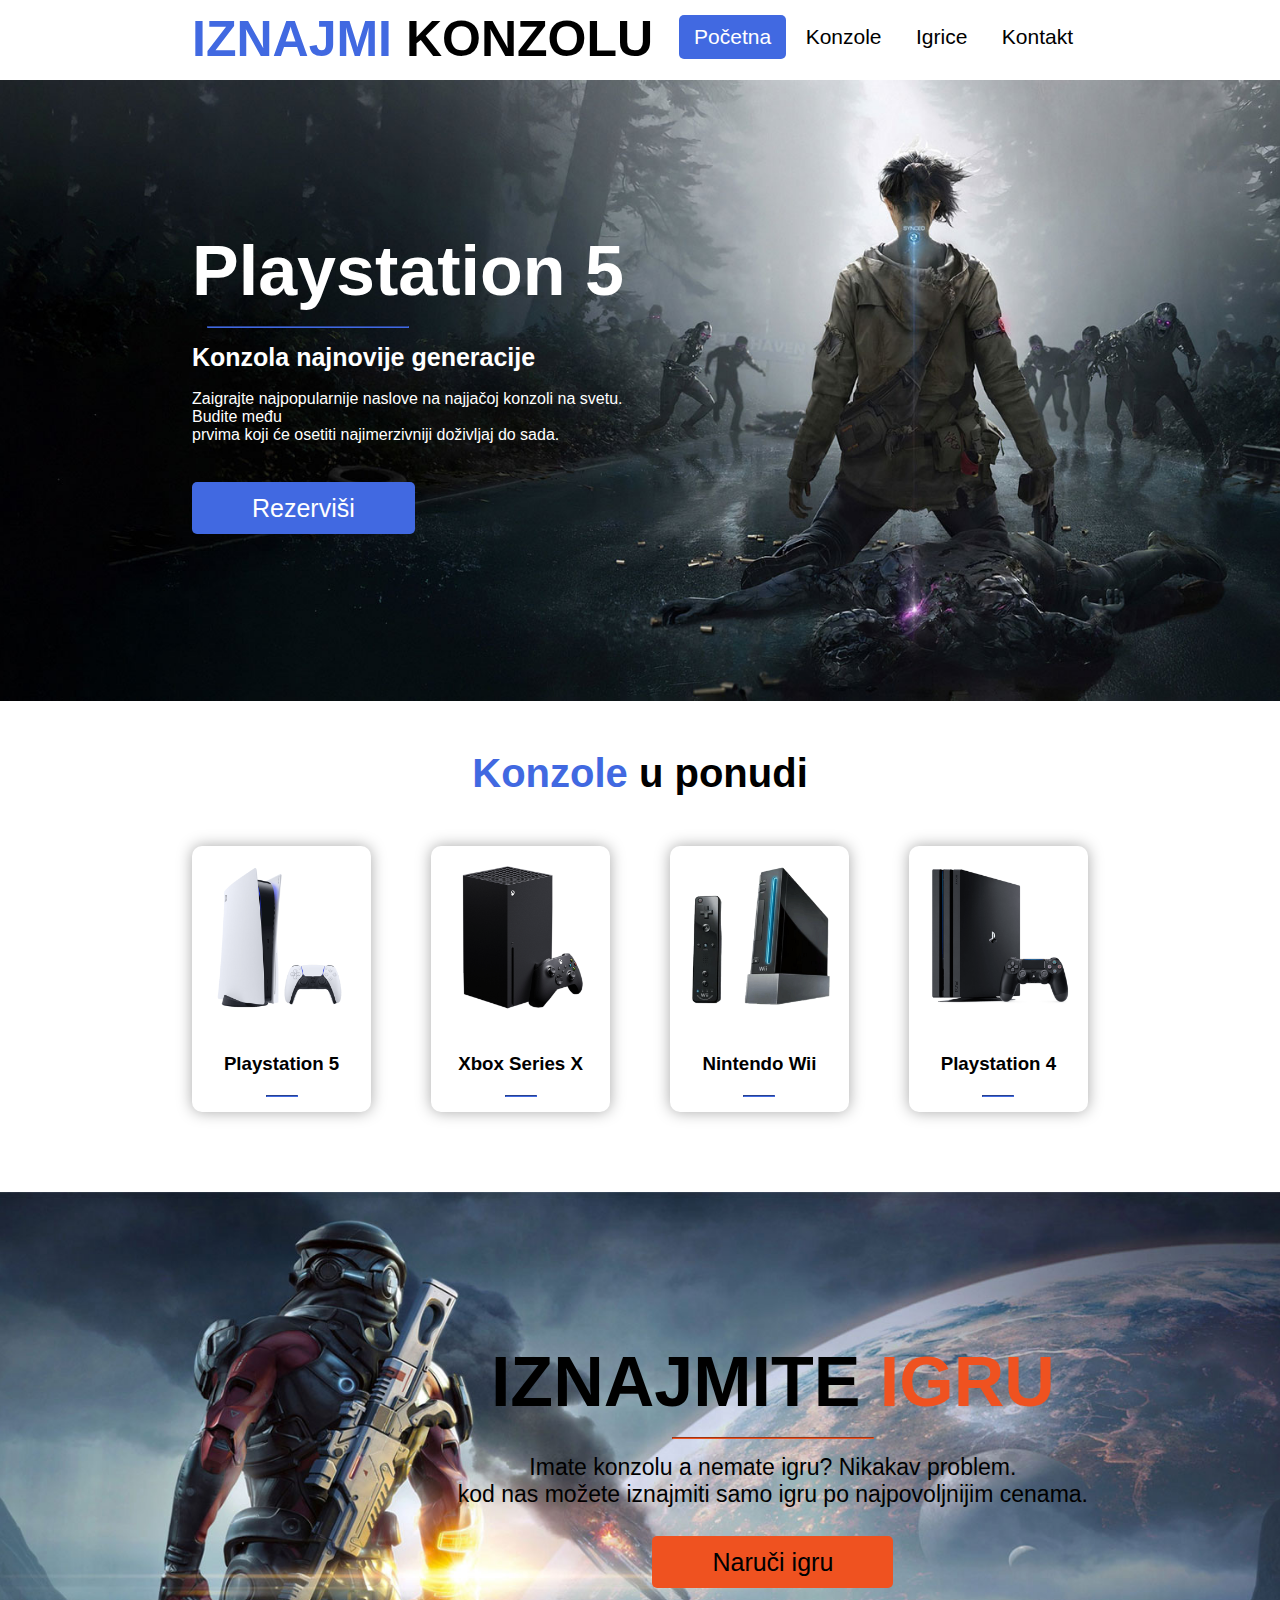
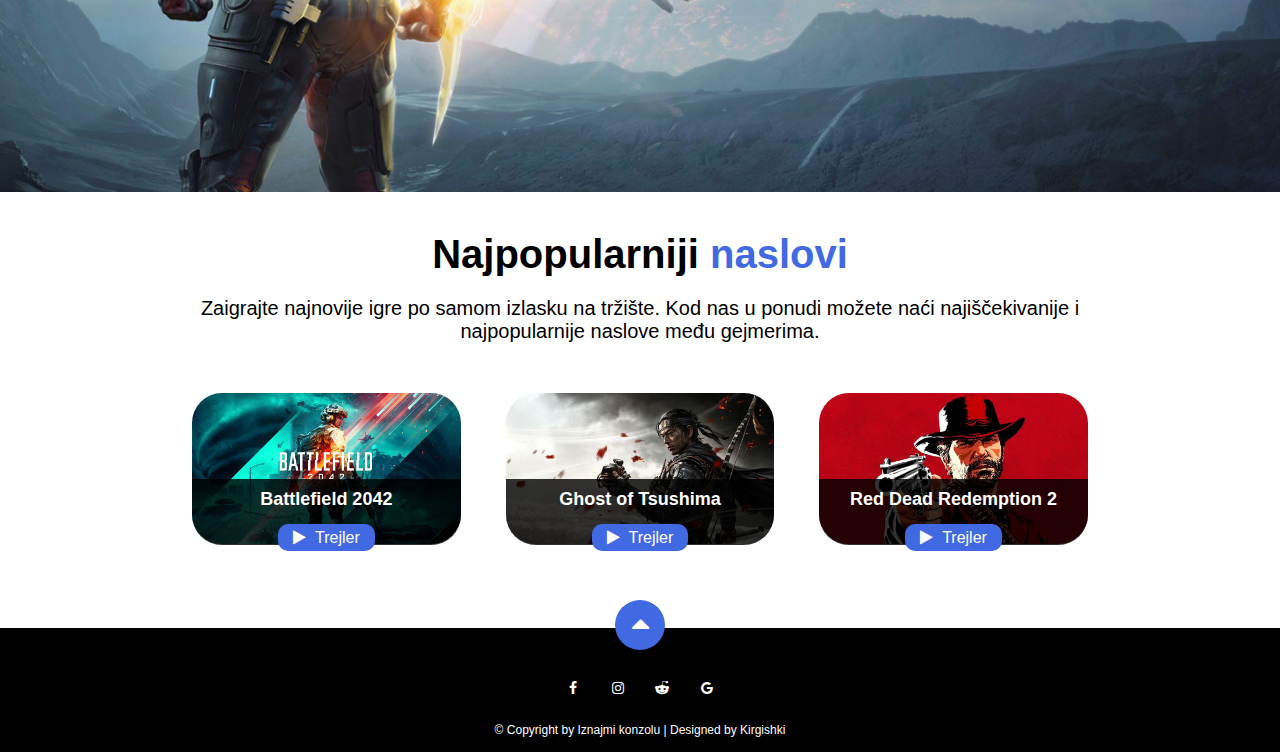
<file: index.html>
<!DOCTYPE html>
<html>
	<head>
		<!-- Veze ka fontovima -->

		<!-- Veze ka web ikonicama -->
		<link rel="stylesheet" href="https://cdnjs.cloudflare.com/ajax/libs/font-awesome/4.7.0/css/font-awesome.min.css"/>

		<!-- Veza ka css fajlu -->
		<link rel="stylesheet" type="text/css" href="css/style.css"/>

		<meta charset="utf-8"/>
		<title>Iznajmi konzolu</title>
	</head>

	<body id="indexPage">

		<!-- Header sekcija -->
		<div id="header">
			<div class="centralAlign">

				<!-- Logo sekcija -->
				<div id="logo">
					<a href="index.html">
						<h1><span class="plaviTekst">Iznajmi</span> Konzolu</h1>
					</a>
					
				</div>

				<!-- Navigacija -->
				<div id="navigation">
					<ul>
						<li class="trenutnaStranica">
							<a href="index.html">Početna</a>
						</li>
						<li>
							<a href="konzole.html">Konzole</a>
						</li>
						<li>
							<a href="igrice.html">Igrice</a>
						</li>
						<li>
							<a href="kontakt.html">Kontakt</a>
						</li>
					</ul>
				</div>

				<div class="cleaner"></div>
			</div>
		</div>

		<!-- Cover sekcija -->
		<div class="cover">
			<div class="centralAlign">
				<div id="coverText">
					<h2>Playstation 5</h2>
					<hr>
					<h3>Konzola najnovije generacije</h3>
					<p>Zaigrajte najpopularnije naslove na najjačoj konzoli na svetu. Budite među <br/>prvima koji će osetiti najimerzivniji doživljaj do sada.</p>
					<a href="kontakt.html">Rezerviši</a>
				</div>
			</div>
		</div>
		
		<!-- middleRow -->
		<div class="centralAlign">
			<div id="middleRowTitle">
				<h2><span class="plaviTekst">Konzole</span> u ponudi</h2>
			</div>
			<div id="middleRow">
				<div class="middleRowBlock">
					<img src="img/playstation5.png" alt="Playstation 5 konzola sa dualsense kontrolerom"/>
					<h3>Playstation 5</h3>
					<hr/>
				</div>
				<div class="middleRowBlock">
					<img src="img/xboxSeriesX.png" alt="Xbox Series X konzola sa xbox360 dzojstikom"/>
					<h3>Xbox Series X</h3>
					<hr/>
				</div>
				<div class="middleRowBlock">
					<img src="img/nintendoWii.png" alt="Nintendo konzola sa wii palicom"/>
					<h3>Nintendo Wii</h3>
					<hr/>
				</div>
				<div class="middleRowBlock">
					<img src="img/playstation4.png" alt="Playstation 4 konzola sa dualshock 4 kontrolerom"/>
					<h3>Playstation 4</h3>
					<hr/>
				</div>
			</div>
		</div> 

		<!-- middleCover -->
		<div id="middleCover">
			<div class="centralAlign">
				<div id="middleCoverText">
					<h2>IZNAJMITE <span class="orangeBoja">IGRU</span></h2>
					<hr/>
					<p>Imate konzolu a nemate igru? Nikakav problem.<br/>
					kod nas možete iznajmiti samo igru po najpovoljnijim cenama.</p>
					<a href="#">Naruči igru</a>
				</div>
				<div class="cleaner"></div>
			</div>
		</div>

		<!-- bottomRow -->
		<div class="centralAlign">
			<div id="bottomRowText">
				<h2>Najpopularniji<span class="plaviTekst"> naslovi</span></h2>
				<p>Zaigrajte najnovije igre po samom izlasku na tržište. Kod 
				nas u ponudi možete naći najiščekivanije i najpopularnije naslove među gejmerima.</p>
			</div>
			<div id="bottomRow">
				<div class="bottomRowBlock">
					<img src="img/battlefield2042.jpg" alt="Video igrica Battlefield 2042"/>
					<div class="bottomRowBlockText">
						<h3>Battlefield 2042</h3>
						<a href="https://www.youtube.com/watch?v=FDuMEodqXi0" target="_blank"><i class="fa fa-play"></i> &nbsp;Trejler</a>
					</div>
				</div>

				<div class="bottomRowBlock">
					<img src="img/ghostOfTsushima.jpg" alt="Video igrica Ghost of Tsushima"/>
					<div class="bottomRowBlockText">
						<h3>Ghost of Tsushima</h3>
						<a href="https://www.youtube.com/watch?v=iqysmS4lxwQ" target="_blank"><i class="fa fa-play"></i> &nbsp;Trejler</a>
					</div>
				</div>
				
				<div class="bottomRowBlock">
					<img src="img/redDeadRedemption2.jpg" alt="Arthur Morgan iz video naslova Red Dead Redemption 2"/>
					<div class="bottomRowBlockText">
						<h3>Red Dead Redemption 2</h3>
						<a href="https://www.youtube.com/watch?v=eaW0tYpxyp0" target="_blank"><i class="fa fa-play"></i> &nbsp;Trejler</a>
					</div>
				</div>
			</div>
		</div>

		<!-- footer -->
		<div id="footer">
			<div class="centralAlign">
				<div id="goUp">
					<a href="#indexPage"><i class="fa fa-sort-asc"></i></a>
				</div>
				<div id="socMreze">
					<ul>
						<li>
							<a href=""><i class="fa fa-facebook-f"></i></a>
						</li>
						<li>
							<a href=""><i class="fa fa-instagram"></i></a>
						</li>
						<li>
							<a href=""><i class="fa fa-reddit-alien"></i></a>
						</li>
						<li>
							<a href=""><i class="fa fa-google"></i></a>
						</li>
					</ul>
				</div>
				<p>&copy; Copyright by Iznajmi konzolu | Designed by Kirgishki</p>
			</div>
		</div>

	</body>
</html>
</file>
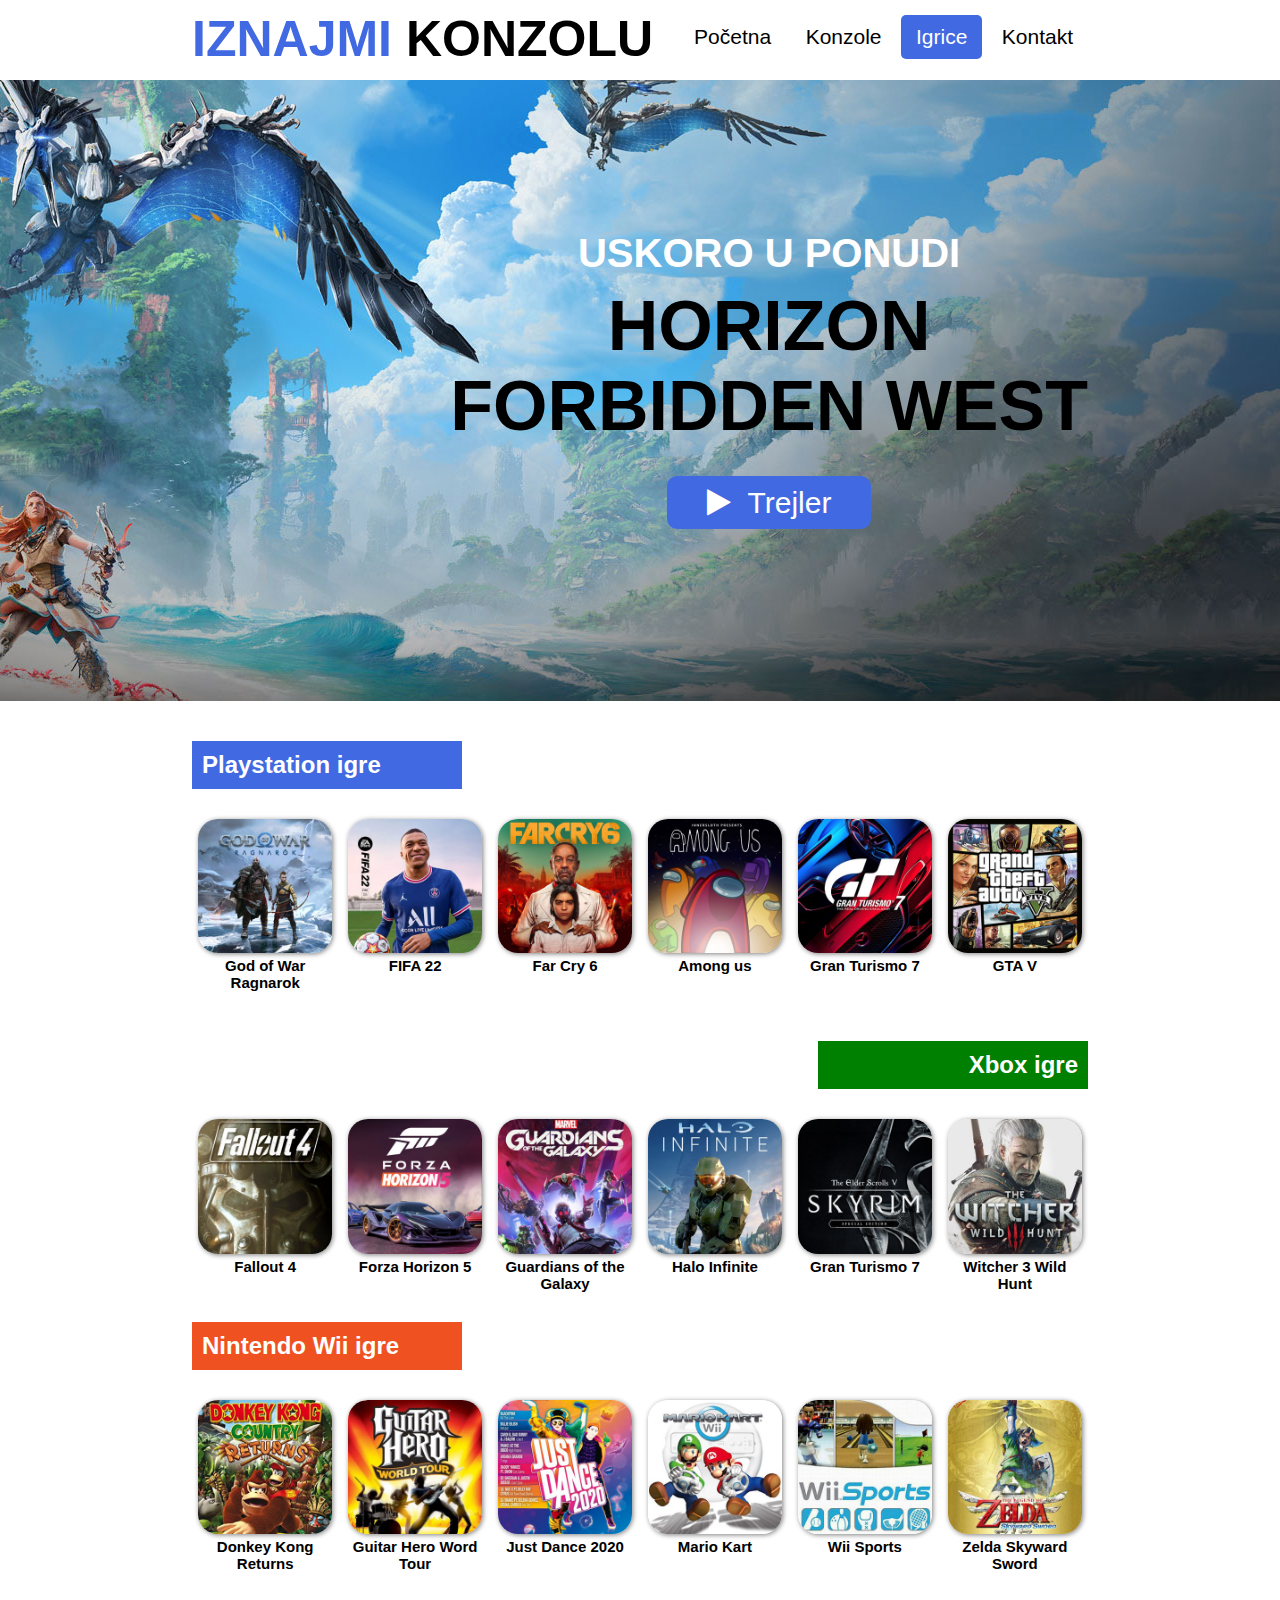
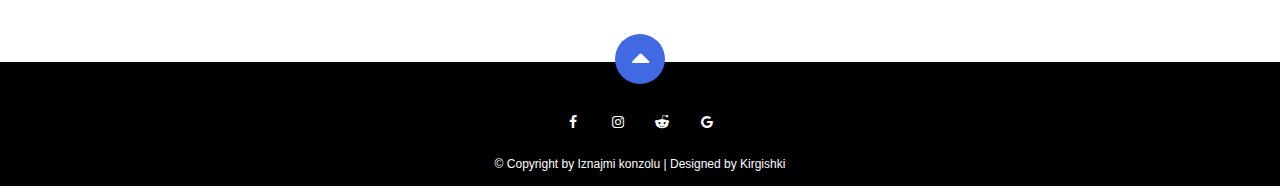
<file: igrice.html>
<!DOCTYPE html>
<html>
	<head>
		<!-- Veze ka fontovima -->

		<!-- Veze ka web ikonicama -->
		<link rel="stylesheet" href="https://cdnjs.cloudflare.com/ajax/libs/font-awesome/4.7.0/css/font-awesome.min.css"/>

		<!-- Veza ka css fajlu -->
		<link rel="stylesheet" type="text/css" href="css/style.css"/>

		<meta charset="utf-8"/>
		<title>Iznajmi konzolu</title>
	</head>

	<body id="igricePage">

		<!-- Header sekcija -->
		<div id="header">
			<div class="centralAlign">

				<!-- Logo sekcija -->
				<div id="logo">
					<a href="index.html">
						<h1><span class="plaviTekst">Iznajmi</span> Konzolu</h1>
					</a>
					
				</div>

				<!-- Navigacija -->
				<div id="navigation">
					<ul>
						<li>
							<a href="index.html">Početna</a>
						</li>
						<li>
							<a href="konzole.html">Konzole</a>
						</li>
						<li class="trenutnaStranica">
							<a href="igrice.html">Igrice</a>
						</li>
						<li>
							<a href="kontakt.html">Kontakt</a>
						</li>
					</ul>
				</div>

				<div class="cleaner"></div>
			</div>
		</div>


		<!-- Cover sekcija -->
		<div class="cover">
			<div class="centralAlign">
				<div id="igriceCoverText">
					<h2>USKORO U PONUDI</h2>
					<h3>HORIZON <br/>
					FORBIDDEN WEST</h3>
					<a href="https://www.youtube.com/watch?v=WpgXz5Z9v-U" target="_blank"><i class="fa fa-play"></i> &nbsp;Trejler</a>
				</div>
				<div class="cleaner"></div>
			</div>
		</div>


		<!-- Gallery sekcija -->
		<div id="gallery">
			<div class="centralAlign">
				<div class="galleryRow">
					<h2>Playstation igre</h2>
					<div class="galleryItems">
						<ul>
							<li>
								<img src="img/godOfWarRagnarok.jpg" alt="God of War ragnarok cover"/>
								<h3>God of War Ragnarok</h3>
							</li>
							<li>
								<img src="img/fifa22.jpg" alt="Kylian Mbappe FIFA22"/>
								<h3>FIFA 22</h3>
							</li>
							<li>
								<img src="img/farCry6.jpg" alt="Far cry 6 cover"/>
								<h3>Far Cry 6</h3>
							</li>
							<li>
								<img src="img/amongUs.jpg" alt="Among us cover"/>
								<h3>Among us</h3>
							</li>
							<li>
								<img src="img/granTurismo7.jpg" alt="Gran Turismo 7 cover"/>
								<h3>Gran Turismo 7</h3>
							</li>
							<li>
								<img src="img/gtaV.jpg" alt="GTA V cover"/>
								<h3>GTA V</h3>
							</li>
						</ul>
					</div>
				</div>
				<div class="galleryRow">
					<h2 class="xbox">Xbox igre</h2>
					<div class="cleaner"></div>
					<div class="galleryItems">
						<ul>
							<li>
								<img src="img/fallout4.jpg" alt="Fallout4 cover"/>
								<h3>Fallout 4</h3>
							</li>
							<li>
								<img src="img/forzaHorizon5.jpg" alt="Forza Horizon 5 cover"/>
								<h3>Forza Horizon 5</h3>
							</li>
							<li>
								<img src="img/guardiansOfTheGalaxy.jpg" alt="Guardians of the galaxy cover"/>
								<h3>Guardians of the Galaxy</h3>
							</li>
							<li>
								<img src="img/haloInfinite.jpg" alt="Halo Infinite cover"/>
								<h3>Halo Infinite</h3>
							</li>
							<li>
								<img src="img/skyrimV.jpg" alt="Skyrim V cover"/>
								<h3>Gran Turismo 7</h3>
							</li>
							<li>
								<img src="img/witcher3.jpg" alt="Witcher 3 - Geralt of Rivia cover"/>
								<h3>Witcher 3 Wild Hunt</h3>
							</li>
						</ul>
					</div>
				</div>
				<div class="galleryRow">
					<h2 class="nintendo">Nintendo Wii igre</h2>
					<div class="galleryItems">
						<ul>
							<li>
								<img src="img/donkeyKong.jpg" alt="Donkey Kong cover"/>
								<h3>Donkey Kong Returns</h3>
							</li>
							<li>
								<img src="img/guitarHeroWordTour.jpg" alt="Guitar Hero Word Tour cover"/>
								<h3>Guitar Hero Word Tour</h3>
							</li>
							<li>
								<img src="img/justDance2020.jpg" alt="Just Dance 2020 cover"/>
								<h3>Just Dance 2020</h3>
							</li>
							<li>
								<img src="img/marioKart.jpg" alt="Mario kart cover"/>
								<h3>Mario Kart</h3>
							</li>
							<li>
								<img src="img/wiiSports.jpg" alt="Wii sports cover"/>
								<h3>Wii Sports</h3>
							</li>
							<li>
								<img src="img/zeldaSkywardSword.jpg" alt="Zelda Skyward Sword cover"/>
								<h3>Zelda Skyward Sword</h3>
							</li>
						</ul>
					</div>
				</div>
			</div>
		</div>

		<!-- Footer -->
		<div id="footer">
			<div class="centralAlign">
				<div id="goUp">
					<a href="#igricePage"><i class="fa fa-sort-asc"></i></a>
				</div>
				<div id="socMreze">
				<ul>
					<li>
						<a href=""><i class="fa fa-facebook-f"></i></a>
					</li>
					<li>
						<a href=""><i class="fa fa-instagram"></i></a>
					</li>
					<li>
						<a href=""><i class="fa fa-reddit-alien"></i></a>
					</li>
					<li>
						<a href=""><i class="fa fa-google"></i></a>
					</li>
				</ul>
			</div>
			<p>&copy; Copyright by Iznajmi konzolu | Designed by Kirgishki</p>
		</div>

	</body>
</html>
</file>
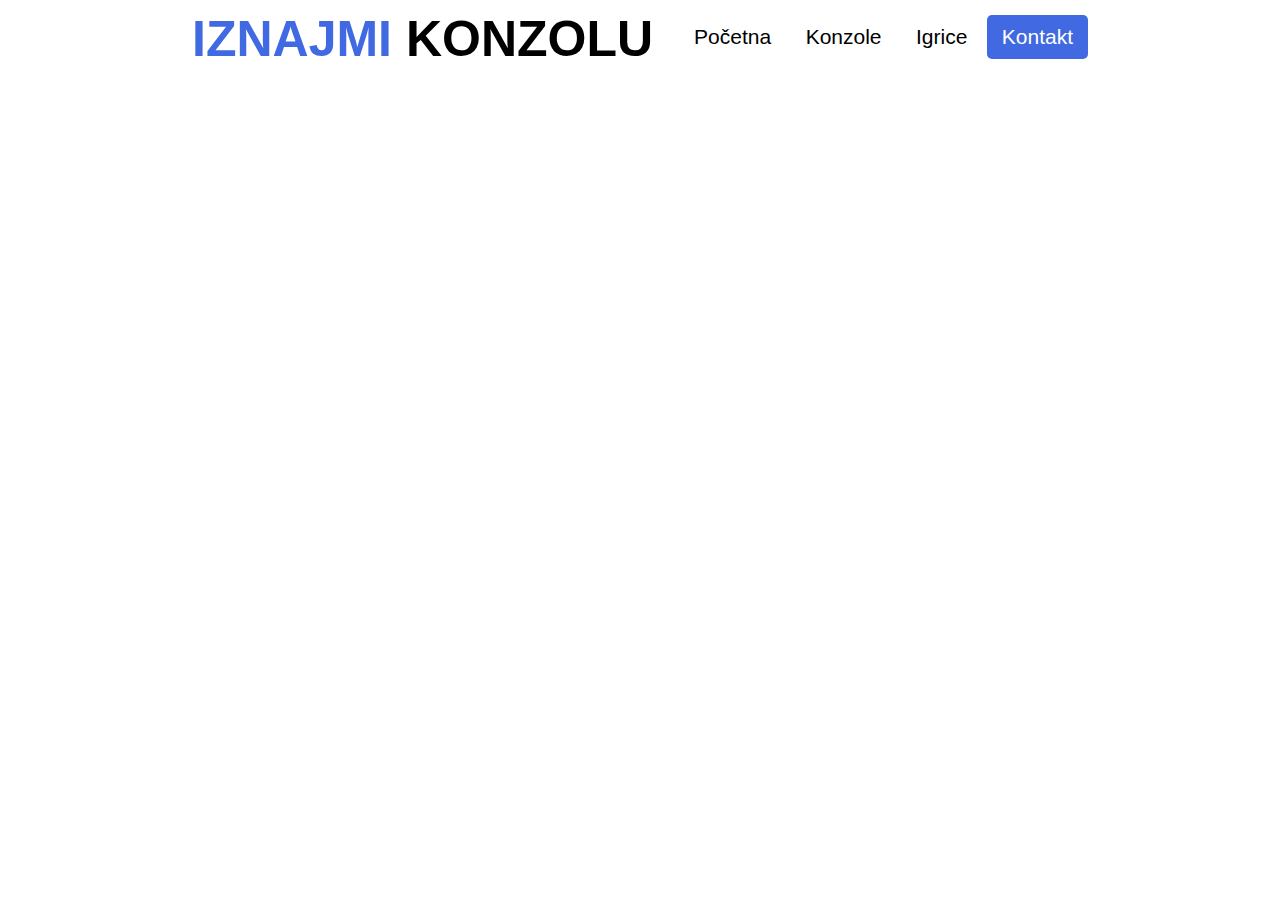
<file: kontakt.html>
<!DOCTYPE html>
<html>
    <head>
        <!-- Veze ka fontovima -->

        <!-- Veze ka web ikonicama -->

        <!-- Veza ka css fajlu -->
        <link rel="stylesheet" type="text/css" href="css/style.css"/>

        <meta charset="utf-8"/>
        <title>Iznajmi konzolu</title>
    </head>
    <body id="indexPage">

        <!-- Header sekcija -->
        <div id="header">
            <div class="centralAlign">

                <!-- Logo sekcija -->
                <div id="logo">
                    <a href="index.html">
                        <h1><span class="plaviTekst">Iznajmi</span> Konzolu</h1>
                    </a>
                    
                </div>

                <!-- Navigacija -->
                <div id="navigation">
                    <ul>
                        <li>
                            <a href="index.html">Početna</a>
                        </li>
                        <li>
                            <a href="konzole.html">Konzole</a>
                        </li>
                        <li>
                            <a href="igrice.html">Igrice</a>
                        </li>
                        <li class="trenutnaStranica">
                            <a href="kontakt.html">Kontakt</a>
                        </li>
                    </ul>
                </div>

                <div class="cleaner"></div>
            </div>
        </div>


    </body>
</html>
</file>
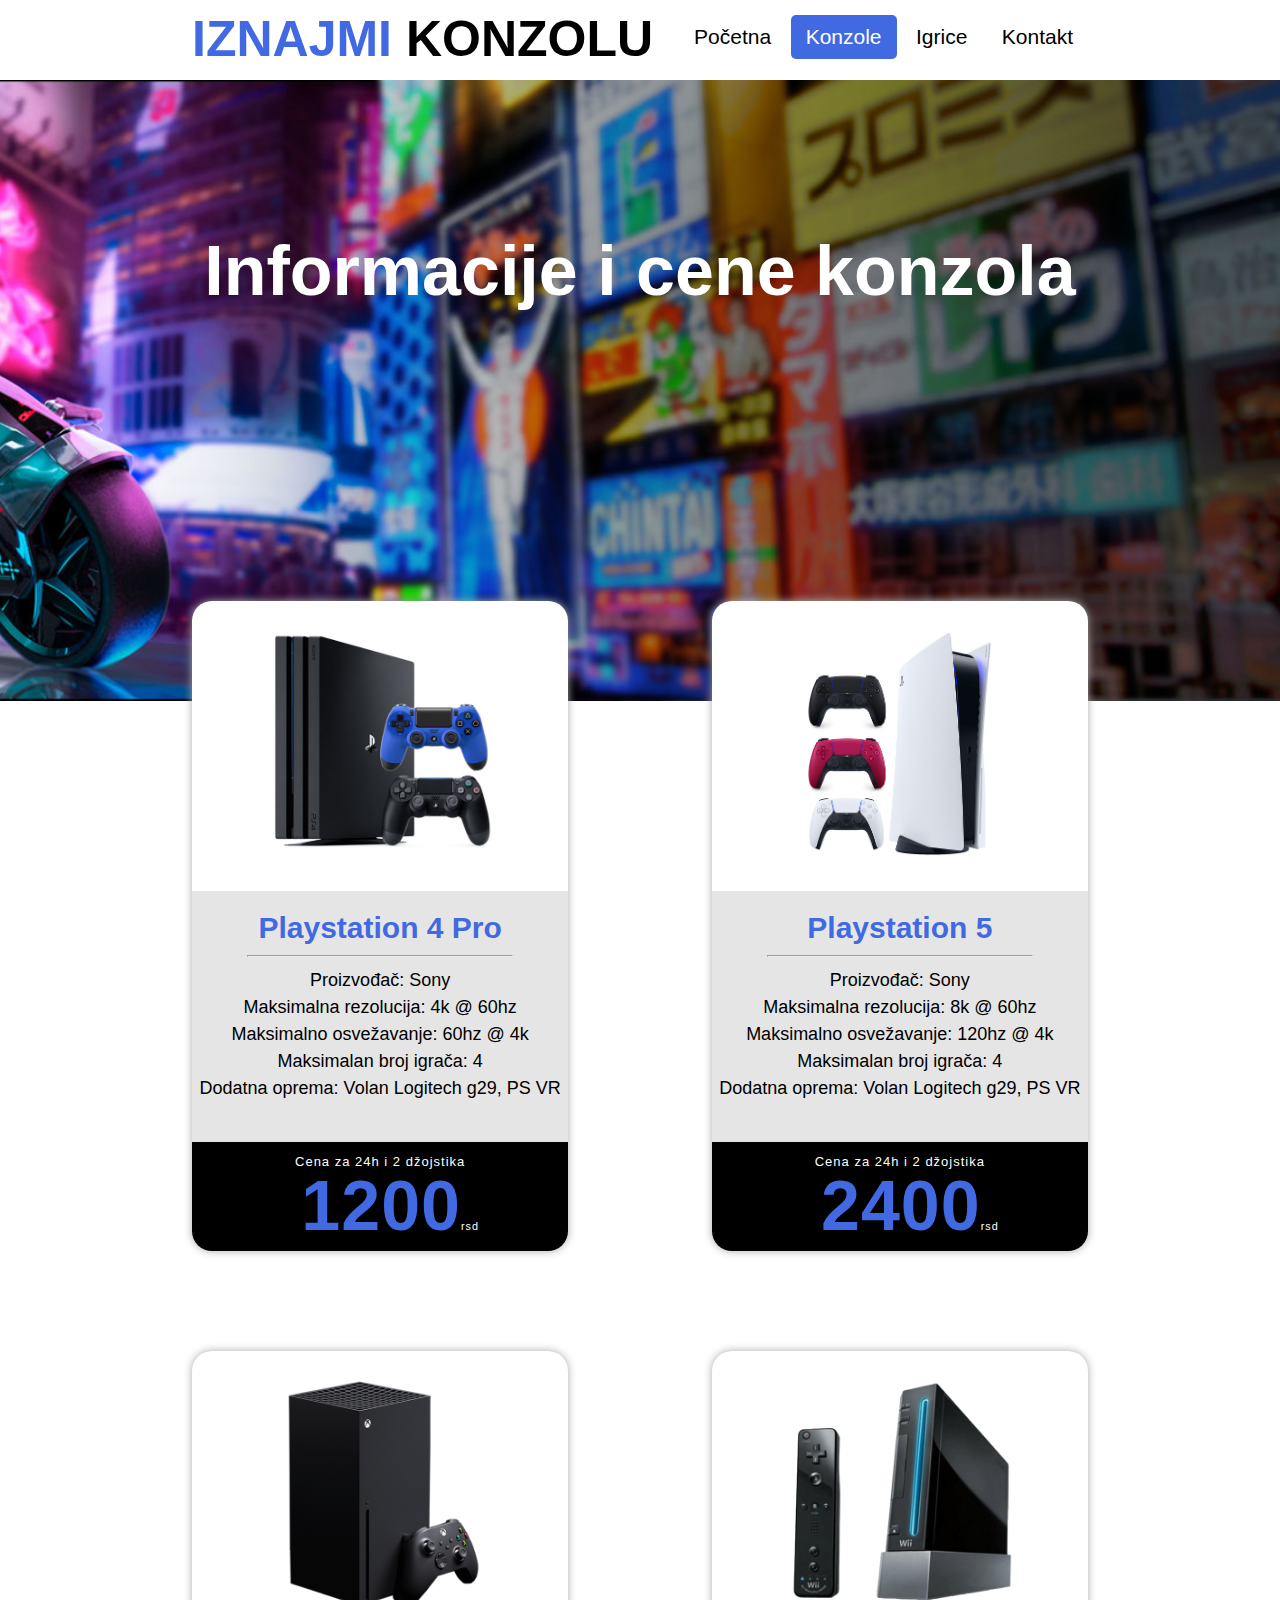
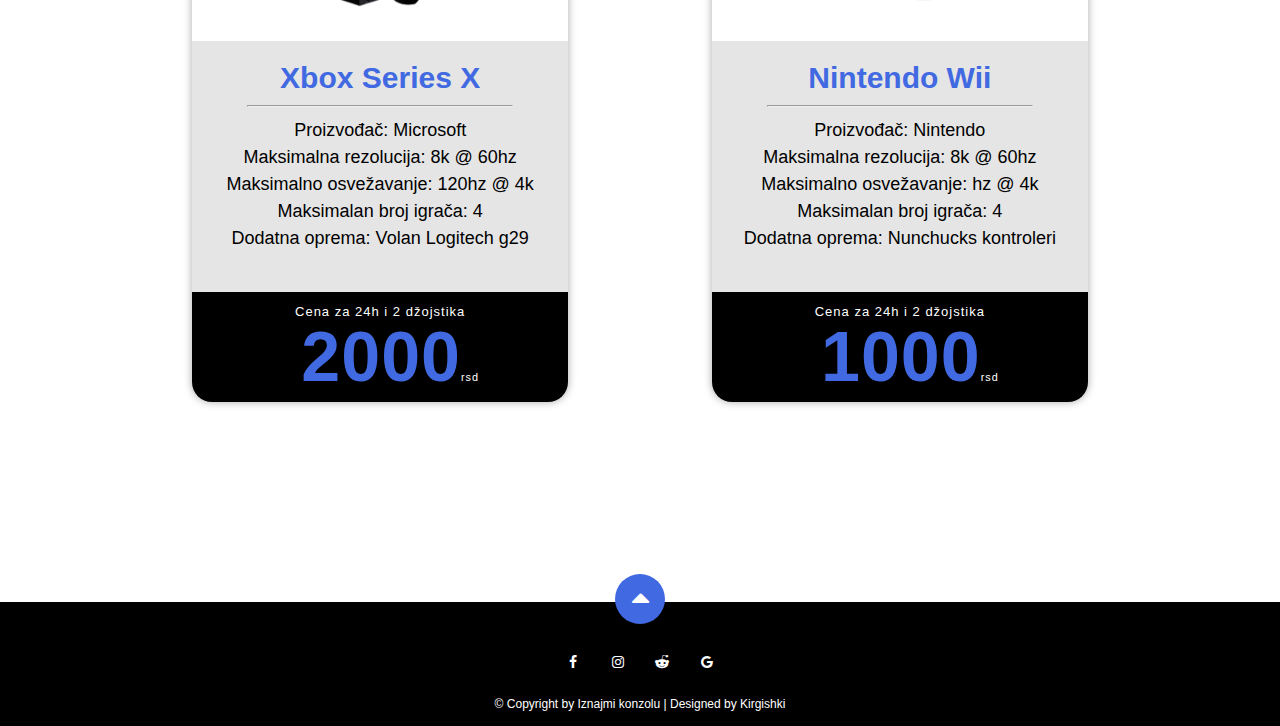
<file: konzole.html>
<!DOCTYPE html>
<html>
	<head>
		<!-- Veze ka fontovima -->

		<!-- Veze ka web ikonicama -->
		<link rel="stylesheet" href="https://cdnjs.cloudflare.com/ajax/libs/font-awesome/4.7.0/css/font-awesome.min.css"/>

		<!-- Veza ka css fajlu -->
		<link rel="stylesheet" type="text/css" href="css/style.css"/>

		<meta charset="utf-8"/>
		<title>Iznajmi konzolu</title>
	</head>

	<body id="konzolePage">

		<!-- Header sekcija -->
		<div id="header">
			<div class="centralAlign">

				<!-- Logo sekcija -->
				<div id="logo">
					<a href="index.html">
						<h1><span class="plaviTekst">Iznajmi</span> Konzolu</h1>
					</a>
					
				</div>

				<!-- Navigacija -->
				<div id="navigation">
					<ul>
						<li>
							<a href="index.html">Početna</a>
						</li>
						<li  class="trenutnaStranica">
							<a href="konzole.html">Konzole</a>
						</li>
						<li>
							<a href="igrice.html">Igrice</a>
						</li>
						<li>
							<a href="kontakt.html">Kontakt</a>
						</li>
					</ul>
				</div>

				<div class="cleaner"></div>
			</div>
		</div>

		<!-- Cover sekcija -->
		<div class="cover">
			<div id="konzoleCoverTitle">
				<h2>Informacije i cene konzola</h2>
			</div>
		</div>

		<!-- middle sekcija -->
		<div class="centralAlign">
			<div class="konzolaRow">
				<div class="konzolaBlock">
					<div class="konzolaImg">
						<img src="img/sony4.jpg" alt="Playstation 4 konzola sa dualshock 4 kontrolerima"/>
					</div>
					<div class="konzolaText">
						<h3>Playstation 4 Pro</h3>
						<hr/>
						<p>Proizvođač: Sony<br/>
							Maksimalna rezolucija: 4k @ 60hz<br/>
							Maksimalno osvežavanje: 60hz @ 4k<br/>
							Maksimalan broj igrača: 4<br/>
							Dodatna oprema: Volan Logitech g29, PS VR
						</p>
						<div class="konzolaCena">
							<p>Cena za 24h i 2 džojstika<br/><span class="cena">1200</span><small>rsd</small></p>
						</div>
					</div>				
				</div>
				<div class="konzolaBlock">
					<div class="konzolaImg">
						<img src="img/sony5.jpg" alt="Playstation 5 konzola sa dualsense kontrolerima"/>
					</div>
					<div class="konzolaText">
						<h3>Playstation 5</h3>
						<hr/>
						<p>Proizvođač: Sony<br/>
							Maksimalna rezolucija: 8k @ 60hz<br/>
							Maksimalno osvežavanje: 120hz @ 4k<br/>
							Maksimalan broj igrača: 4<br/>
							Dodatna oprema: Volan Logitech g29, PS VR
						</p>
						<div class="konzolaCena">
							<p>Cena za 24h i 2 džojstika<br/><span class="cena">2400</span><small>rsd</small></p>
						</div>
					</div>				
				</div>
			</div>
			<div class="konzolaRow">
				<div class="konzolaBlock">
					<div class="konzolaImg">
						<img src="img/xboxSeriesX.png" alt="Xbox Series X konzola sa xbox kontrolerom"/>
					</div>
					<div class="konzolaText">
						<h3 >Xbox Series X</h3>
						<hr/>
						<p>Proizvođač: Microsoft<br/>
							Maksimalna rezolucija: 8k @ 60hz<br/>
							Maksimalno osvežavanje: 120hz @ 4k<br/>
							Maksimalan broj igrača: 4<br/>
							Dodatna oprema: Volan Logitech g29
						</p>
						<div class="konzolaCena">
							<p>Cena za 24h i 2 džojstika<br/><span class="cena">2000</span><small>rsd</small></p>
						</div>
					</div>				
				</div>
				<div class="konzolaBlock">
					<div class="konzolaImg">
						<img src="img/nintendoWii.png" alt="Playstation 5 konzola sa dualsense kontrolerima"/>
					</div>
					<div class="konzolaText">
						<h3>Nintendo Wii</h3>
						<hr/>
						<p>Proizvođač: Nintendo<br/>
							Maksimalna rezolucija: 8k @ 60hz<br/>
							Maksimalno osvežavanje: hz @ 4k<br/>
							Maksimalan broj igrača: 4<br/>
							Dodatna oprema: Nunchucks kontroleri
						</p>
						<div class="konzolaCena">
							<p>Cena za 24h i 2 džojstika<br/><span class="cena">1000</span><small>rsd</small></p>
						</div>
					</div>				
				</div>
			</div>
		</div>


		<!-- footer -->
		<div id="footer">
			<div class="centralAlign">
				<div id="goUp">
					<a href="#konzolePage"><i class="fa fa-sort-asc"></i></a>
				</div>
				<div id="socMreze">
					<ul>
						<li>
							<a href=""><i class="fa fa-facebook-f"></i></a>
						</li>
						<li>
							<a href=""><i class="fa fa-instagram"></i></a>
						</li>
						<li>
							<a href=""><i class="fa fa-reddit-alien"></i></a>
						</li>
						<li>
							<a href=""><i class="fa fa-google"></i></a>
						</li>
					</ul>
				</div>
				<p>&copy; Copyright by Iznajmi konzolu | Designed by Kirgishki</p>
			</div>
		</div>
		
	</body>
</html>
</file>
<file: css/style.css>
/* Opsta podesavanja*/
*{
	padding: 0px;
	margin: 0px;
	font-family: Arial;
}
a{
	text-decoration: none;
}
li{
	list-style-type: none;
}
.centralAlign{
	width: 70%;
	margin: 0px auto;
}
.plaviTekst{
	color: #4169E1;
}
.orangeBoja{
	color: #ef5220;
}
.cleaner{clear: both;}


/*header*/
#header{
	width: 100%;
	padding: 10px 0px;
	position: fixed;
	top: 0;
	left: 0;
	z-index: 10;
	background-color: #fff;
}
#logo{
	float: left;
}
#logo h1{
	text-transform: uppercase;
	color: #000;
}
#logo a{
	font-size: 25px;
}
#navigation{
	float: right;
}
#navigation ul li{
	display: inline-block;
	padding: 10px 15px;
	margin-top: 5px;
}
#navigation ul li a{
	display: block;
	color: #000;
	font-size: 21px;
}
#navigation ul li a:hover{
	color: #4169E1;
	transform: scale(1.01);
}

#navigation ul .trenutnaStranica{
	background-color: #4169E1;
	border-radius: 5px;
}
#navigation ul .trenutnaStranica a{
	color: #fff;
}
#navigation ul .trenutnaStranica a:hover{
	color: #fff;
}


/*Cover sekcija*/
.cover{
	margin-top: 80px;
	width: 100%;
	height: 620px;
	padding-top: 1px;
}
#indexPage .cover{
	background: url("../img/indexCover.jpg");
	background-position: center;
	background-repeat: no-repeat;
	background-size: cover;
}
#coverText{
	margin-top: 150px;
	width: 50%;
	color: #fff;
}
#coverText hr{
	width: 200px;
	margin: 15px;
	border-color: #4169E1;
}
#coverText h2{
	font-size: 70px;
}
#coverText h3{
	font-size: 25px;
	margin-bottom: 18px;
}
#coverText p{
	margin-bottom: 50px;
}
#coverText a{
	color: #fff;
	background-color: #4169E1;
	padding: 12px 60px;
	font-size: 25px;
	border-radius: 5px;
}
#coverText a:hover{
	background-color: #ef5220;
	transition: 1s;
}

/*middleRow - konzole u ponudi*/
#middleRowTitle{
	margin: 0px auto;
}
#middleRowTitle h2{
	font-size: 40px;
	text-align: center;
	margin-top: 50px;
	margin-bottom: 20px;
}
#middleRow{
	width: 100%;
	margin: 50px auto;
	display: flex;
	justify-content: space-between;
}
.middleRowBlock{
	text-align: center;
	width: 20%;
	border-radius: 10px;
	box-shadow: 0px 0px 15px darkgrey;
	margin-bottom: 30px;
}
.middleRowBlock:hover{
	transform: scale(1.02);
	transition: 0.1s;
	box-shadow: 1px 1px 7px #4169E1;
}
.middleRowBlock img{
	margin: 20px 0px;
	width: 80%;
}
.middleRowBlock h3{
	margin: 20px 0px;
}
.middleRowBlock hr{
	width: 30px;
	margin: 15px auto;
	border-color: #4169E1;
}

/*middleCover*/
#middleCover{
	width: 100%;
	background: url("../img/massEffects.jpg");
	background-position: center;
	background-repeat: no-repeat;
	background-size: cover;
	height: 600px;
}
#middleCoverText{
	float: right;
	margin-top: 150px;
	text-align: center;
}
#middleCoverText h2{
	font-size: 70px;
	color: #000;
}
#middleCoverText hr{

	width: 200px;
	margin: 15px auto;
	border-color: #ef5220;
}
#middleCoverText a{
	color: #000;
	background-color: #ef5220;
	padding: 12px 60px;
	font-size: 25px;
	border-radius: 5px;
}
#middleCoverText p{
	font-size: 23px;
	margin-bottom: 40px;
	color: #000;
}
#middleCoverText a:hover{
	background-color: #4169E1;
	transition: 1s;
}


/*bottomRow*/
#bottomRowText{
	text-align: center;
}
#bottomRowText h2{
	font-size: 40px;
	margin-top: 40px;
	margin-bottom: 20px;
}
#bottomRowText hr{
	width: 200px;
	margin: 30px auto;
	border-color: #4169E1;
}
#bottomRowText p{
	font-size: 20px;
}

#bottomRow{
	margin: 50px auto;
	display: flex;
	justify-content: space-between;
}
.bottomRowBlock{
	text-align: center;
	width: 30%;
	position: relative;	
	height: 100%;
	margin-bottom: 30px;
}
.bottomRowBlock img{
	width: 100%;
	border-radius: 30px;
}

.bottomRowBlockText{
	color: #fff;
	width: 100%;
	height: 30%;
	padding: 10px 0px;
	background-color: rgba(0, 0, 0, 0.8);
	position: absolute;
	bottom: 3px;
	border-bottom-right-radius: 30px;
	border-bottom-left-radius: 30px;
	font-size: 20px;
}
.bottomRowBlockText h3{
	font-size: 18px;
	margin-bottom: 15px;
}
.bottomRowBlockText a{
	background-color: #4169E1;
	color: #fff;
	padding: 5px 15px;
	border-radius: 10px;
	font-size: 16px;
}
.bottomRowBlockText a:hover{
	background-color: #ef5220;
	transition: 0.3s;
}


/*footer*/
#footer{
	padding: 15px 0px;
	width: 100%;
	background-color: #000;
	color: #fff;
	text-align: center;
}
#footer ul{
	margin-bottom: 15px;
}
#footer li{
	width: 40px;
	height: 40px;
	display: inline-block;
	
}
#footer ul li a{
	display: block;
	color: #fff;
	
	padding: 12px;
	font-size: 14px;
}
#footer ul li a:hover{
	border-radius: 180%;
	background-color: #4169E1;
}
#footer p{
	font-size: 12px;
}
#goUp{
	height: 25px;
}
#goUp a{
	display: block;
	margin: 0px auto;
	max-height: 20px;
	max-width: 20px;
	padding: 15px;
	background-color: #4169E1;
	border-radius: 180%;
	font-size: 30px;
	color: #fff;
	position: relative;
	top: -43px;
}
#goUp a:hover{
	background-color: #ef5220;
	transform: scale(1.1);
	transition: 1s;
}


/*igricePage cover*/
#igricePage .cover{
	background: url("../img/horizonZeroDawn.jpg");
	background-position: right;
	background-repeat: no-repeat;
	background-size: cover;
}

#igriceCoverText{
	margin-top: 150px;
	float: right;
	text-align: center;
}
#igriceCoverText h2{
	color: #fff;
	font-size: 40px;
}
#igriceCoverText h3{
	font-size: 70px;
	margin: 10px 0px 40px 0px;
}
#igriceCoverText a{
	background-color: #4169E1;
	color: #fff;
	padding: 10px 40px;
	border-radius: 10px;
	font-size: 30px;
}
#igriceCoverText a:hover{
	background-color: #ef5220;
	transform: scale(1.1);
	transition: 1s;
}

/*Gallery sekcija*/
#gallery{
	padding: 20px 0px 60px 0px;
}
.galleryRow{
	margin: 20px 0px;
}
.galleryRow h2{
	margin: 20px 0px;
	background-color: #4169E1;
	color: #fff;
	padding: 10px;
	width: 250px;
}
.galleryItems ul{
	display: flex;
	justify-content: space-between;
	
}
.galleryItems ul li{
	text-align: center;
	margin: 10px 6px;
	width: 15%;
}
.galleryItems ul li img{
	width: 100%;
	border-radius: 20px;
	box-shadow: 1px 1px 5px grey;
}
.galleryItems ul li img:hover{
	transform: scale(0.95);
	transition: 0.4s;
}
.galleryItems ul li h3{
	font-size: 15px;
}

.galleryRow .xbox{
	float: right;
	background-color: green;
	text-align: right;
}
.galleryRow .nintendo{
	background-color: #ef5220;
}


/*konzole Cover*/
#konzolePage .cover{
	background: url("../img/city.jpg");
	background-position: right;
	background-repeat: no-repeat;
	background-size: cover;
}
#konzoleCoverTitle h2{
	text-align: center;
	color: #fff;
	font-size: 70px;
	margin-top: 150px;
}

/*konzole row*/
.konzolaRow{
	display: flex;
	justify-content: space-between;
	position: relative;
	top: -200px;
	margin-top: 100px;
}
.konzolaBlock{
	background-color: #fff;
	width: 42%;
	border-radius: 20px;
	box-shadow: 0px 0px 8px darkgrey;
	text-align: center;
}
.konzolaImg{
	width: 100%;
	margin: 30px 0px;
}
.konzolaImg img{
	width: 60%;
}
.konzolaText{
	margin-top: 20px;
	padding-top: 20px;
	background-color: rgba(0, 0, 0, 0.1);
	border-bottom-left-radius: 20px;
	border-bottom-right-radius: 20px;
	color: #000;
}
.konzolaText hr{
	margin: 10px auto;
	width: 70%;
}
.konzolaText h3{
	font-size: 30px;
	color: #4169E1;
}
.konzolaText p{
	line-height: 1.5;
	font-size: 18px;
}
.konzolaCena{
	margin: 0px auto;
	width: 100%;
	margin-top: 40px;
	background-color: #000;
	padding: 10px 0px;
	color: #000;
	border-radius: 0px 0px 20px 20px;
}
.konzolaCena p{
	font-size: 13px;
	letter-spacing: 1px;
	color: #fff;
}
.cena{
	font-size: 70px;
	letter-spacing: 1px;
	line-height: 1;
	padding-left: 20px;
	color: #4169E1;
	font-weight: bold;
}
</file>
